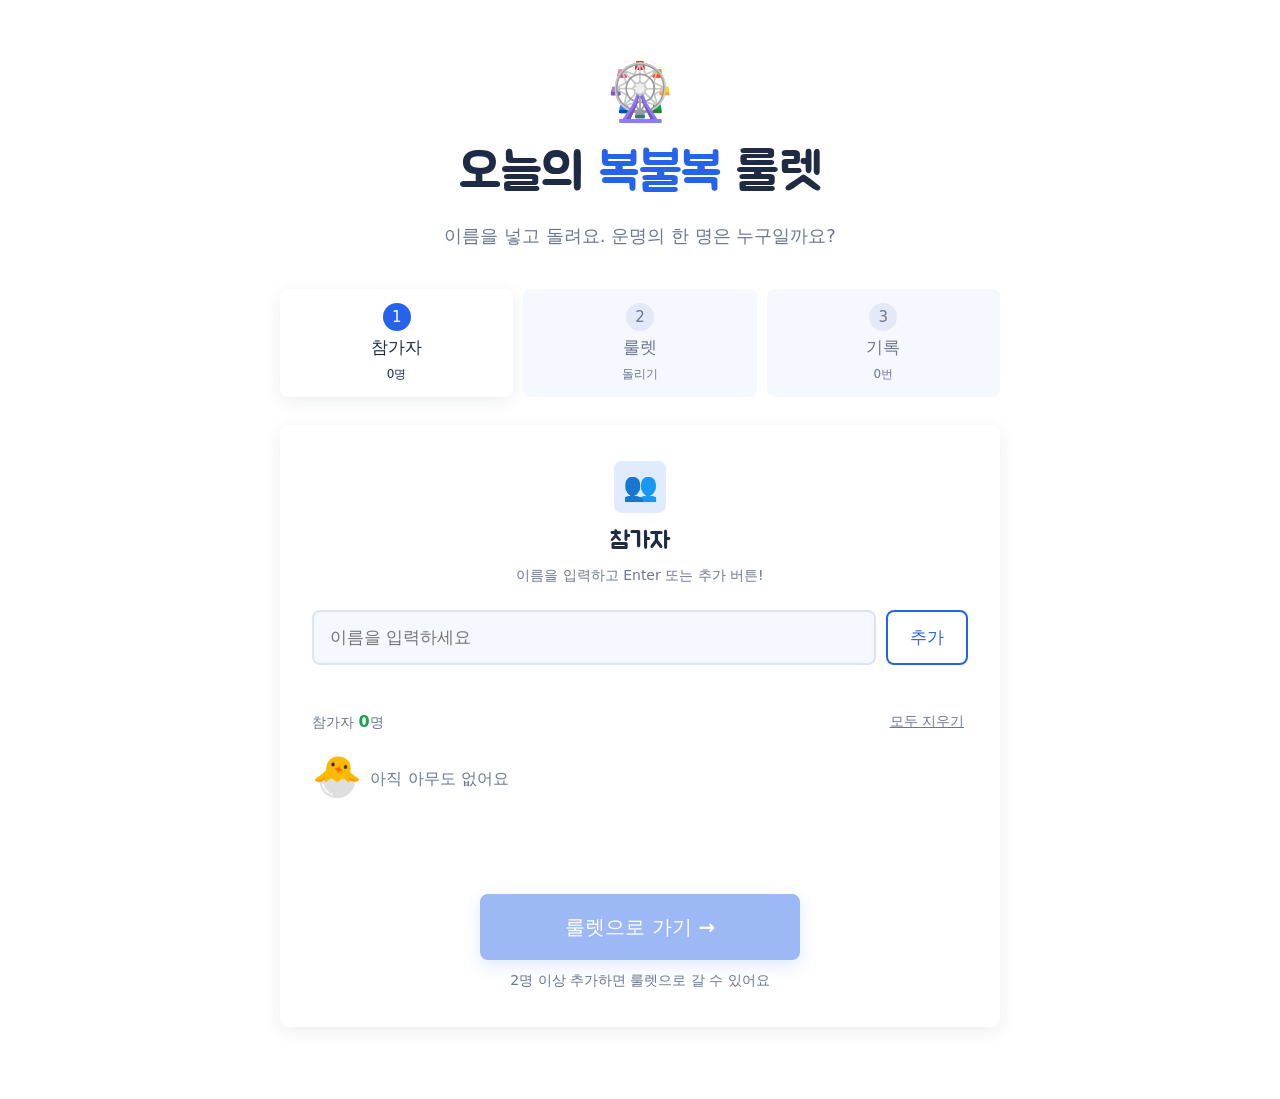
<file: index.html>
<!doctype html>
<html lang="ko">
<head>
<meta charset="utf-8">
<meta name="viewport" content="width=device-width, initial-scale=1">
<title>복불복 룰렛 - 1. 참가자</title>
<link rel="preconnect" href="https://fonts.googleapis.com">
<link rel="preconnect" href="https://fonts.gstatic.com" crossorigin>
<link href="https://fonts.googleapis.com/css2?family=Jua&display=swap" rel="stylesheet">
<link rel="stylesheet" href="style.css">
</head>
<body>
<main class="page">

  <header class="hero">
    <span class="mascot" aria-hidden="true">🎡</span>
    <h1>오늘의 <em>복불복</em> 룰렛</h1>
    <p>이름을 넣고 돌려요. 운명의 한 명은 누구일까요?</p>
  </header>

  <nav class="tabs" aria-label="페이지 이동">
    <a class="tab active" href="index.html" data-go="players" aria-current="page"><span class="num">1</span><span>참가자</span><small><b id="tabCount">0</b>명</small></a>
    <a class="tab" href="roulette.html" data-go="roulette"><span class="num">2</span><span>룰렛</span><small>돌리기</small></a>
    <a class="tab" href="history.html" data-go="history"><span class="num">3</span><span>기록</span><small><b id="tabHist">0</b>번</small></a>
  </nav>

  <div class="grid">
    <!-- 1페이지: 참가자 -->
    <section class="card" aria-labelledby="t1">
      <div class="card-head">
        <div class="chip blue" aria-hidden="true">👥</div>
        <h2 id="t1">참가자</h2>
        <p class="sub">이름을 입력하고 Enter 또는 추가 버튼!</p>
      </div>

      <form class="add-form" id="addForm" autocomplete="off">
        <input id="nameInput" type="text" maxlength="12" placeholder="이름을 입력하세요" aria-label="참가자 이름">
        <button class="btn btn-outline" type="submit">추가</button>
      </form>
      <p class="msg" id="msg" role="status"></p>

      <div class="list-top">
        <span>참가자 <b id="count">0</b>명</span>
        <button class="link-btn" id="clearBtn" type="button">모두 지우기</button>
      </div>
      <ul class="names" id="names" aria-label="참가자 목록"></ul>

      <div class="page-actions">
        <a class="btn btn-next" id="nextBtn" href="roulette.html">룰렛으로 가기 →</a>
        <p class="note" id="nextHint"></p>
      </div>
    </section>
  </div>
</main>

<script src="common.js"></script>
<script src="players.js"></script>
</body>
</html>
</file>
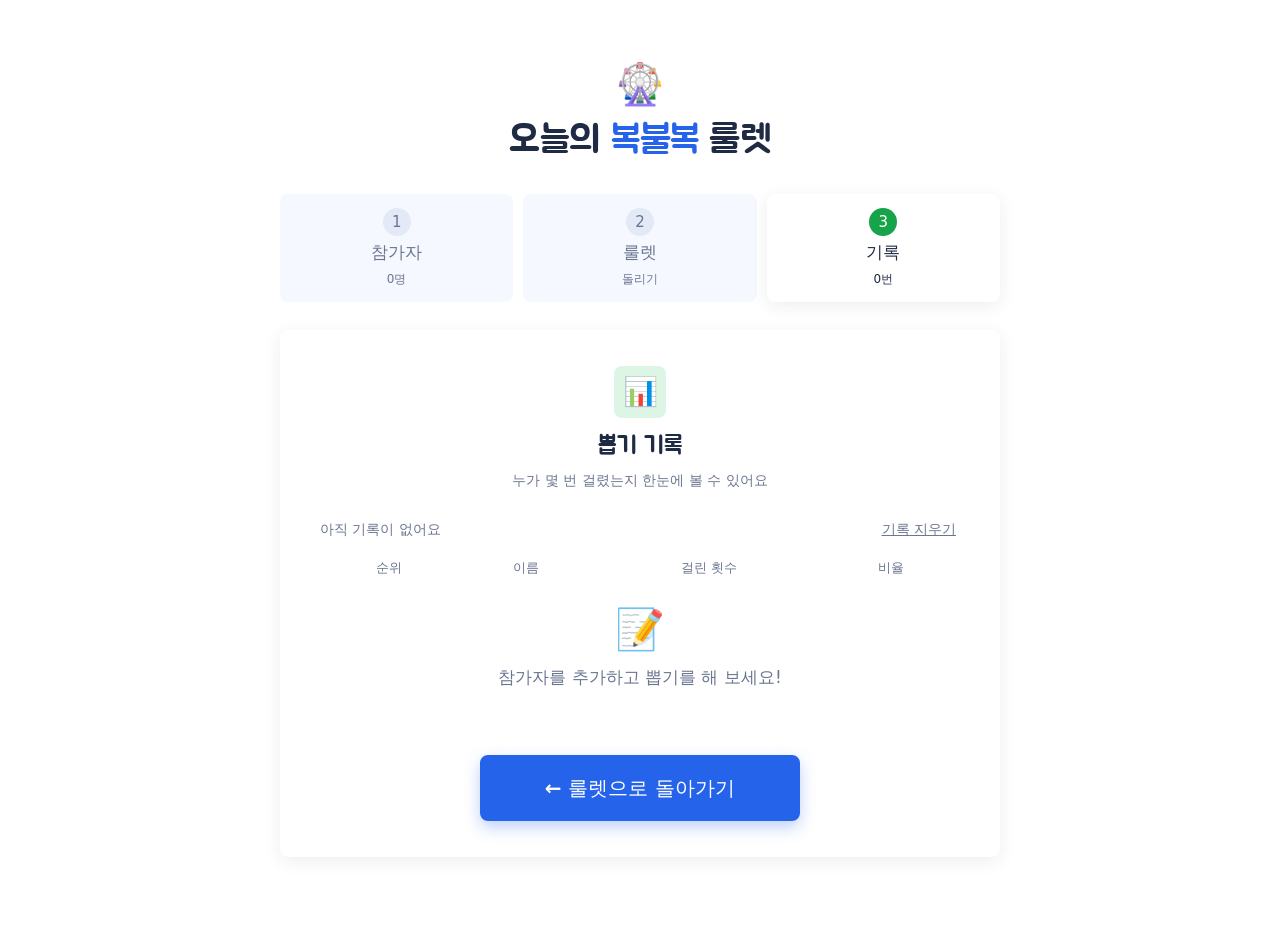
<file: history.html>
<!doctype html>
<html lang="ko">
<head>
<meta charset="utf-8">
<meta name="viewport" content="width=device-width, initial-scale=1">
<title>복불복 룰렛 - 3. 기록</title>
<link rel="preconnect" href="https://fonts.googleapis.com">
<link rel="preconnect" href="https://fonts.gstatic.com" crossorigin>
<link href="https://fonts.googleapis.com/css2?family=Jua&display=swap" rel="stylesheet">
<link rel="stylesheet" href="style.css">
</head>
<body>
<main class="page">

  <header class="hero compact">
    <span class="mascot" aria-hidden="true">🎡</span>
    <h1>오늘의 <em>복불복</em> 룰렛</h1>
    <p>이름을 넣고 돌려요. 운명의 한 명은 누구일까요?</p>
  </header>

  <nav class="tabs" aria-label="페이지 이동">
    <a class="tab" href="index.html" data-go="players"><span class="num">1</span><span>참가자</span><small><b id="tabCount">0</b>명</small></a>
    <a class="tab" href="roulette.html" data-go="roulette"><span class="num">2</span><span>룰렛</span><small>돌리기</small></a>
    <a class="tab active" href="history.html" data-go="history" aria-current="page"><span class="num">3</span><span>기록</span><small><b id="tabHist">0</b>번</small></a>
  </nav>

  <div class="grid">
    <!-- 3페이지: 기록 -->
    <section class="card" aria-labelledby="t3">
      <div class="card-head">
        <div class="chip green" aria-hidden="true">📊</div>
        <h2 id="t3">뽑기 기록</h2>
        <p class="sub">누가 몇 번 걸렸는지 한눈에 볼 수 있어요</p>
      </div>

      <div class="hist-top">
        <span id="histSummary">아직 기록이 없어요</span>
        <button class="link-btn" id="histClear" type="button">기록 지우기</button>
      </div>

      <table class="hist-table">
        <thead>
          <tr><th scope="col">순위</th><th scope="col">이름</th><th scope="col">걸린 횟수</th><th scope="col">비율</th></tr>
        </thead>
        <tbody id="histBody"></tbody>
      </table>

      <p class="recent-label" id="recentLabel" hidden>최근 결과 (최신순)</p>
      <ul class="recent" id="recent" aria-label="최근 결과"></ul>

      <div class="page-actions">
        <a class="btn btn-next" href="roulette.html">← 룰렛으로 돌아가기</a>
      </div>
    </section>
  </div>
</main>

<script src="common.js"></script>
<script src="history.js"></script>
</body>
</html>
</file>
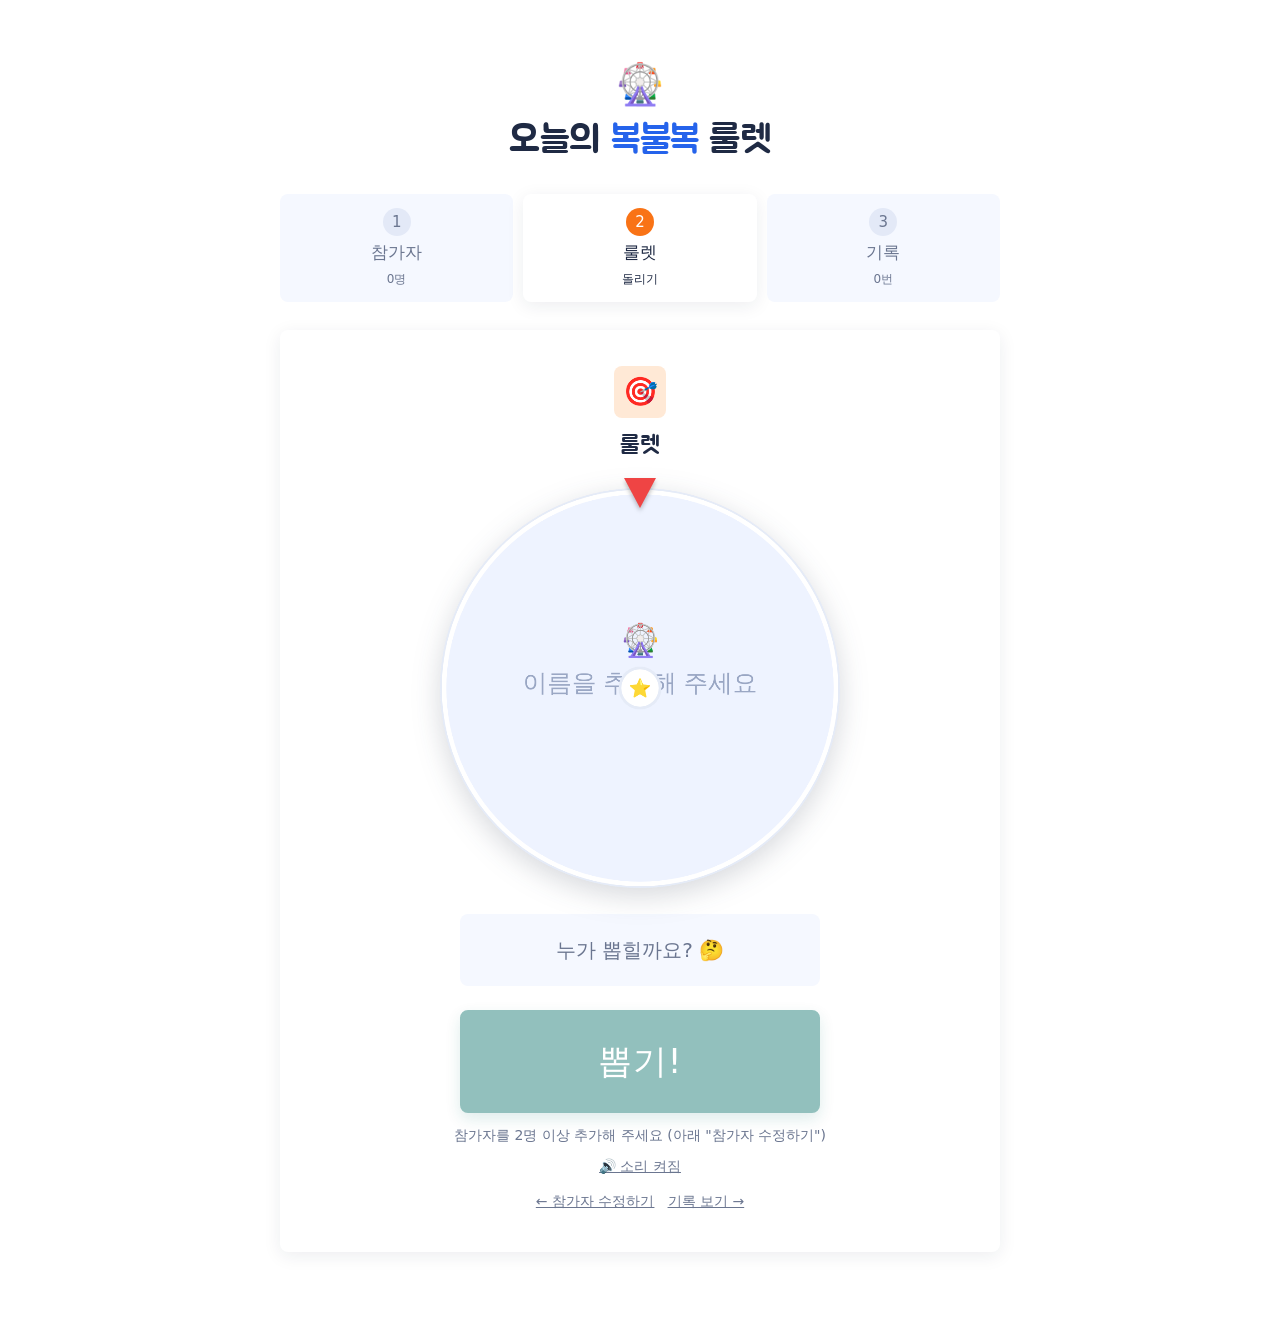
<file: roulette.html>
<!doctype html>
<html lang="ko">
<head>
<meta charset="utf-8">
<meta name="viewport" content="width=device-width, initial-scale=1">
<title>복불복 룰렛 - 2. 룰렛</title>
<link rel="preconnect" href="https://fonts.googleapis.com">
<link rel="preconnect" href="https://fonts.gstatic.com" crossorigin>
<link href="https://fonts.googleapis.com/css2?family=Jua&display=swap" rel="stylesheet">
<link rel="stylesheet" href="style.css">
</head>
<body>
<main class="page">

  <header class="hero compact">
    <span class="mascot" aria-hidden="true">🎡</span>
    <h1>오늘의 <em>복불복</em> 룰렛</h1>
    <p>이름을 넣고 돌려요. 운명의 한 명은 누구일까요?</p>
  </header>

  <nav class="tabs" aria-label="페이지 이동">
    <a class="tab" href="index.html" data-go="players"><span class="num">1</span><span>참가자</span><small><b id="tabCount">0</b>명</small></a>
    <a class="tab active" href="roulette.html" data-go="roulette" aria-current="page"><span class="num">2</span><span>룰렛</span><small>돌리기</small></a>
    <a class="tab" href="history.html" data-go="history"><span class="num">3</span><span>기록</span><small><b id="tabHist">0</b>번</small></a>
  </nav>

  <div class="grid">
    <!-- 2페이지: 룰렛 -->
    <section class="card wheel-card" aria-labelledby="t2">
      <div class="card-head">
        <div class="chip orange" aria-hidden="true">🎯</div>
        <h2 id="t2">룰렛</h2>
      </div>

      <div class="wheel-wrap">
        <div class="pointer" aria-hidden="true"></div>
        <canvas id="wheel" width="880" height="880" role="img" aria-label="참가자 룰렛 판"></canvas>
      </div>

      <div class="ticker" id="ticker" aria-live="off">누가 뽑힐까요? 🤔</div>

      <div class="actions">
        <button class="btn btn-primary btn-big" id="spinBtn" type="button">뽑기!</button>
        <p class="hint" id="hint">참가자를 2명 이상 추가해 주세요</p>
        <button class="link-btn" id="soundBtn" type="button" aria-pressed="true">🔊 소리 켜짐</button>
        <br>
        <a class="link-btn" href="index.html" data-lock>← 참가자 수정하기</a>
        <a class="link-btn" href="history.html" data-lock>기록 보기 →</a>
      </div>
    </section>
  </div>
</main>

<!-- 결과 -->
<div class="overlay" id="overlay" role="dialog" aria-modal="true" aria-labelledby="winnerName">
  <div class="result">
    <div class="crown" aria-hidden="true">🎉</div>
    <p class="label">당첨! 오늘의 주인공은</p>
    <div class="winner" id="winnerName"></div>
    <p class="tail">축하해요! 🍀</p>
    <div class="row">
      <button class="btn btn-outline" id="againBtn" type="button">다시 뽑기</button>
      <a class="btn btn-outline" href="history.html">기록 보기</a>
      <button class="btn btn-outline" id="closeBtn" type="button">닫기</button>
    </div>
  </div>
</div>
<canvas id="confetti"></canvas>

<script src="common.js"></script>
<script src="roulette.js"></script>
</body>
</html>
</file>
<file: style.css>
/* 복불복 룰렛 - 3개 페이지(index / roulette / history)가 함께 쓰는 스타일 */
:root {
  --bg: #ffffff;
  --bg-soft: #f5f8ff;
  --text: #1f2a44;
  --muted: #6b7690;
  --blue: #2563eb;
  --blue-dark: #1d4ed8;
  --green: #16a34a;
  --orange: #f97316;
  --pink: #ec4899;
  --purple: #8b5cf6;
  --radius: 8px;
  --shadow: 0 4px 18px rgba(31, 42, 68, .08);
  --font-title: "Jalnan 2", "Jalnan", "Jua", "Malgun Gothic", "Apple SD Gothic Neo", system-ui, sans-serif;
  --font-body: "Jalnan Gothic", "Malgun Gothic", "Apple SD Gothic Neo", system-ui, sans-serif;
}
* { box-sizing: border-box; }
html, body { margin: 0; }
body {
  background: var(--bg);
  transition: background-color .9s ease; /* 회전이 끝나면 천천히 흰 배경으로 복귀 */
  color: var(--text);
  font-family: var(--font-body);
  font-synthesis: none; /* 잘난체는 굵기가 하나라 가짜 굵게 처리 방지 */
  line-height: 1.5;
  min-height: 100vh;
}

.page {
  max-width: 1080px;
  margin: 0 auto;
  padding: 56px 24px 72px;
}

/* 첫 화면: 핵심 문구 */
.hero {
  text-align: center;
  padding: 8px 0 40px;
}
.hero .mascot { font-size: 56px; line-height: 1; display: inline-block; animation: bob 2.4s ease-in-out infinite; }
.hero h1 {
  font-family: var(--font-title);
  font-weight: 400;
  font-size: clamp(34px, 6vw, 52px);
  margin: 14px 0 10px;
  letter-spacing: -0.5px;
}
.hero h1 em { font-style: normal; color: var(--blue); }
.hero p { margin: 0; color: var(--muted); font-size: 18px; }
/* 룰렛·기록 페이지에서는 머리말을 작게 (본문이 더 잘 보이도록) */
.hero.compact { padding-bottom: 24px; }
.hero.compact .mascot { font-size: 40px; }
.hero.compact h1 { font-size: clamp(28px, 5vw, 38px); margin: 8px 0 0; }
.hero.compact p { display: none; }

@keyframes bob { 0%,100% { transform: translateY(0) rotate(-6deg); } 50% { transform: translateY(-8px) rotate(6deg); } }

/* 페이지 탭 (1 참가자 → 2 룰렛 → 3 기록): 각각 실제 다른 페이지로 이동하는 링크 */
.tabs { display: flex; gap: 10px; max-width: 720px; margin: 0 auto 28px; }
.tab {
  flex: 1; font: inherit; font-size: 17px; padding: 14px 8px;
  text-decoration: none;
  border-radius: var(--radius); background: var(--bg-soft); color: var(--muted);
  display: flex; flex-direction: column; align-items: center; gap: 4px;
  transition: background .2s, color .2s, box-shadow .2s;
}
.tab .num { width: 28px; height: 28px; border-radius: 50%; display: grid; place-items: center; font-size: 15px; background: #e3e9f7; color: var(--muted); transition: background .2s, color .2s; }
.tab small { font-size: 12px; }
.tab small b { font-weight: 400; }
.tab:hover:not(.is-disabled):not(.active) { background: #e9f0ff; }
.tab.active { background: #fff; color: var(--text); box-shadow: var(--shadow); }
.tab.active[data-go="players"] .num { background: var(--blue); color: #fff; }
.tab.active[data-go="roulette"] .num { background: var(--orange); color: #fff; }
.tab.active[data-go="history"] .num { background: var(--green); color: #fff; }
.tab:focus-visible { outline: 3px solid #93b4ff; outline-offset: 2px; }
.is-disabled { opacity: .5; cursor: not-allowed; }
.tab.is-disabled { pointer-events: none; }

/* 카드 */
.grid { max-width: 720px; margin: 0 auto; }
.card {
  background: #fff;
  border-radius: var(--radius);
  box-shadow: var(--shadow);
  padding: 36px 32px;
  text-align: center;
  display: flex;
  flex-direction: column;
  animation: fadein .35s ease-out;
}
@keyframes fadein { from { opacity: 0; transform: translateY(10px); } to { opacity: 1; transform: none; } }
.card-head {
  display: flex; flex-direction: column; align-items: center; gap: 10px;
  margin-bottom: 24px;
}
.chip {
  width: 52px; height: 52px; border-radius: var(--radius);
  display: grid; place-items: center; font-size: 28px;
}
.chip.blue { background: #e0ebff; }
.chip.orange { background: #ffe9d6; }
.chip.green { background: #dcf5e4; }
.card h2 { font-family: var(--font-title); font-weight: 400; font-size: 24px; margin: 0; }
.card .sub { color: var(--muted); font-size: 14px; margin: -4px 0 0; }

/* 입력 */
.add-form { display: flex; gap: 10px; }
.add-form input {
  flex: 1; min-width: 0;
  font: inherit; font-size: 17px;
  padding: 13px 16px;
  border: 2px solid #dbe4f5;
  border-radius: var(--radius);
  background: var(--bg-soft);
  color: var(--text);
  outline: none;
  transition: border-color .15s, background .15s;
}
.add-form input:focus { border-color: var(--blue); background: #fff; }

.btn {
  font: inherit; font-weight: 700; font-size: 17px;
  border-radius: var(--radius);
  padding: 13px 22px;
  cursor: pointer;
  transition: transform .1s, background .15s, box-shadow .15s, opacity .15s;
}
a.btn { display: inline-block; text-decoration: none; text-align: center; }
.btn:active:not(:disabled):not(.is-disabled) { transform: translateY(1px) scale(.98); }
.btn:disabled { opacity: .45; cursor: not-allowed; }
.btn.is-disabled { opacity: .45; cursor: not-allowed; pointer-events: none; }
.btn:focus-visible { outline: 3px solid #93b4ff; outline-offset: 2px; }

/* 주요 단추: 각 페이지에서 색을 채운 단추는 하나 (참가자·기록: 다음 단계 / 룰렛: 뽑기!) */
/* 뽑기! 버튼은 룰렛 판 색(파랑·초록·주황·빨강·보라·청록·분홍·연두)과 겹치지 않는 진한 색을 JS가 랜덤으로 고른다 */
.btn-primary {
  --btn: #0f766e; --btn-dark: #115e59; --btn-shadow: rgba(15, 118, 110, .3);
  background: var(--btn); color: #fff; border: 2px solid var(--btn);
  box-shadow: 0 6px 16px var(--btn-shadow);
  transition: transform .1s, background .3s, border-color .3s, box-shadow .3s, opacity .15s;
}
.btn-primary:hover:not(:disabled) { background: var(--btn-dark); border-color: var(--btn-dark); }
.btn-primary:focus-visible { outline-color: var(--btn); }
.btn-outline { background: #fff; color: var(--blue); border: 2px solid var(--blue); }
.btn-outline:hover:not(:disabled) { background: #eef4ff; }
.btn-big { font-size: 34px; padding: 24px 40px; width: min(100%, 360px); border-radius: var(--radius); font-weight: 400; letter-spacing: 1px; }
.btn-next { background: var(--blue); color: #fff; border: 2px solid var(--blue); box-shadow: 0 6px 16px rgba(37, 99, 235, .3); }
.btn-next:hover:not(.is-disabled) { background: var(--blue-dark); border-color: var(--blue-dark); }
.page-actions { margin-top: 28px; }
.page-actions .btn { width: min(100%, 320px); font-size: 20px; padding: 16px 24px; }
.page-actions .note { margin: 10px 0 0; font-size: 14px; color: var(--muted); min-height: 21px; }

.msg { min-height: 22px; margin: 8px 0 0; font-size: 14px; color: #dc2626; }

/* 목록 */
.list-top {
  display: flex; justify-content: space-between; align-items: center;
  margin: 12px 0 10px; font-size: 14px; color: var(--muted);
}
.list-top b { color: var(--green); font-size: 16px; }
.link-btn { background: none; border: none; color: var(--muted); font: inherit; font-size: 14px; cursor: pointer; text-decoration: underline; padding: 4px; border-radius: 4px; }
.link-btn:hover { color: var(--text); }

.names { list-style: none; margin: 0; padding: 0; display: flex; flex-wrap: wrap; gap: 10px; justify-content: center; align-content: flex-start; flex: 1; min-height: 120px; }
.names li {
  display: inline-flex; align-items: center; gap: 8px;
  padding: 8px 8px 8px 14px;
  border-radius: 999px;
  font-weight: 600; font-size: 16px;
  animation: pop .25s ease-out;
}
.names li button {
  width: 24px; height: 24px; border-radius: 50%; border: none; cursor: pointer;
  background: rgba(255,255,255,.75); color: inherit; font-size: 15px; line-height: 1; padding: 0;
}
.names li button:hover { background: #fff; }
.empty { color: var(--muted); font-size: 15px; align-self: center; width: 100%; }
.empty .big { font-size: 40px; display: block; margin-bottom: 6px; }

.names li.dup { animation: shake .5s; box-shadow: 0 0 0 3px #ef4444; }
@keyframes shake { 0%,100% { transform: translateX(0); } 20% { transform: translateX(-6px); } 40% { transform: translateX(6px); } 60% { transform: translateX(-4px); } 80% { transform: translateX(4px); } }
@keyframes pop { from { transform: scale(.6); opacity: 0; } to { transform: scale(1); opacity: 1; } }

/* 룰렛 */
.wheel-wrap { position: relative; width: 100%; max-width: 400px; margin: 0 auto 26px; aspect-ratio: 1; }
.wheel-wrap canvas { width: 100%; height: 100%; display: block; filter: drop-shadow(0 8px 14px rgba(31,42,68,.18)); }
.pointer {
  position: absolute; top: -10px; left: 50%; transform: translateX(-50%); transform-origin: 50% 0;
  width: 0; height: 0;
  border-left: 16px solid transparent; border-right: 16px solid transparent;
  border-top: 30px solid #ef4444;
  filter: drop-shadow(0 3px 2px rgba(0,0,0,.25));
  z-index: 2;
}
/* 이름 티커: 돌아가는 동안 포인터가 가리키는 이름이 빠르게 바뀐다 */
.ticker {
  width: min(100%, 360px); height: 72px; margin: 0 auto 24px; padding: 0 16px;
  display: flex; align-items: center; justify-content: center;
  border-radius: var(--radius);
  background: var(--bg-soft); color: var(--muted);
  font-size: 20px; white-space: nowrap; overflow: hidden;
}
.ticker.spinning, .ticker.final { color: #fff; text-shadow: 0 2px 4px rgba(0,0,0,.25); }
.ticker.final { box-shadow: 0 8px 22px rgba(31, 42, 68, .25); animation: bump .7s cubic-bezier(.2, 1.6, .4, 1); }
@keyframes bump { 0% { transform: scale(.8); } 60% { transform: scale(1.12); } 100% { transform: scale(1); } }
body.spinning { transition: background-color .25s linear; }

.wheel-card .actions { margin-top: auto; }
.wheel-card .actions .link-btn { margin-top: 6px; display: inline-block; }
.hint { color: var(--muted); font-size: 14px; margin: 12px 0 0; min-height: 21px; }

/* 결과 */
.overlay {
  position: fixed; inset: 0; background: rgba(20, 28, 50, .5);
  display: none; align-items: center; justify-content: center; padding: 24px; z-index: 10;
}
.overlay.show { display: flex; }
.result {
  background: #fff; border-radius: var(--radius); padding: 44px 40px 36px;
  width: 100%; max-width: 480px; text-align: center;
  box-shadow: 0 20px 60px rgba(0,0,0,.3);
  animation: drop .45s cubic-bezier(.2, 1.4, .4, 1);
  position: relative; z-index: 12;
}
@keyframes drop { from { transform: translateY(-40px) scale(.8); opacity: 0; } to { transform: none; opacity: 1; } }
.result .crown { font-size: 54px; line-height: 1; }
.result .label { color: var(--muted); font-size: 16px; margin: 8px 0 4px; }
.result .winner {
  font-size: clamp(44px, 12vw, 72px);
  line-height: 1.15;
  color: var(--pink);
  word-break: keep-all; overflow-wrap: anywhere;
  margin: 4px 0 8px;
}
.result .tail { font-size: 18px; margin: 0 0 26px; }
.result .row { display: flex; gap: 10px; justify-content: center; flex-wrap: wrap; }
#confetti { position: fixed; inset: 0; pointer-events: none; z-index: 11; }

/* 기록 */
.hist-top { display: flex; justify-content: space-between; align-items: center; width: min(100%, 640px); margin: 0 auto 6px; font-size: 14px; color: var(--muted); }
.hist-top b { color: var(--blue); font-size: 16px; }
.hist-table { width: min(100%, 640px); margin: 0 auto; border-collapse: separate; border-spacing: 0 8px; }
.hist-table th { font-size: 13px; color: var(--muted); font-weight: 400; padding: 0 10px 2px; }
.hist-table td { background: var(--bg-soft); padding: 12px 10px; font-size: 17px; }
.hist-table td:first-child { border-radius: var(--radius) 0 0 var(--radius); width: 56px; color: var(--muted); }
.hist-table td:last-child { border-radius: 0 var(--radius) var(--radius) 0; width: 38%; }
.hist-table tr.latest td { background: #fff3cf; }
.hist-table .cnt { white-space: nowrap; font-size: 19px; color: var(--text); width: 78px; }
.hist-table .badge { display: inline-block; margin-left: 6px; padding: 1px 7px; border-radius: 999px; font-size: 11px; vertical-align: middle; background: #e6ecfa; color: var(--muted); }
.hist-table .badge.new { background: var(--orange); color: #fff; }
.bar { height: 14px; border-radius: 8px; background: #e0e8f8; overflow: hidden; }
.bar i { display: block; height: 100%; border-radius: 8px; transition: width .6s cubic-bezier(.2, .9, .3, 1); }
.hist-empty { padding: 28px 0 8px; color: var(--muted); font-size: 15px; }
.hist-empty .big { font-size: 40px; display: block; margin-bottom: 6px; }
.recent { list-style: none; margin: 16px auto 0; padding: 0; width: min(100%, 640px); display: flex; flex-wrap: wrap; gap: 8px; justify-content: center; }
.recent li { font-size: 13px; padding: 5px 11px; border-radius: 999px; background: #eef3ff; color: var(--text); }
.recent li small { color: var(--muted); margin-left: 4px; }
.recent-label { margin: 18px 0 0; font-size: 13px; color: var(--muted); }

@media (max-width: 820px) {
  .page { padding: 36px 16px 56px; }
  .card { padding: 28px 20px; }
  .hero { padding-bottom: 28px; }
  .tab { font-size: 15px; }
}
@media (prefers-reduced-motion: reduce) {
  .hero .mascot, .names li, .result, .card { animation: none; }
}
</file>
